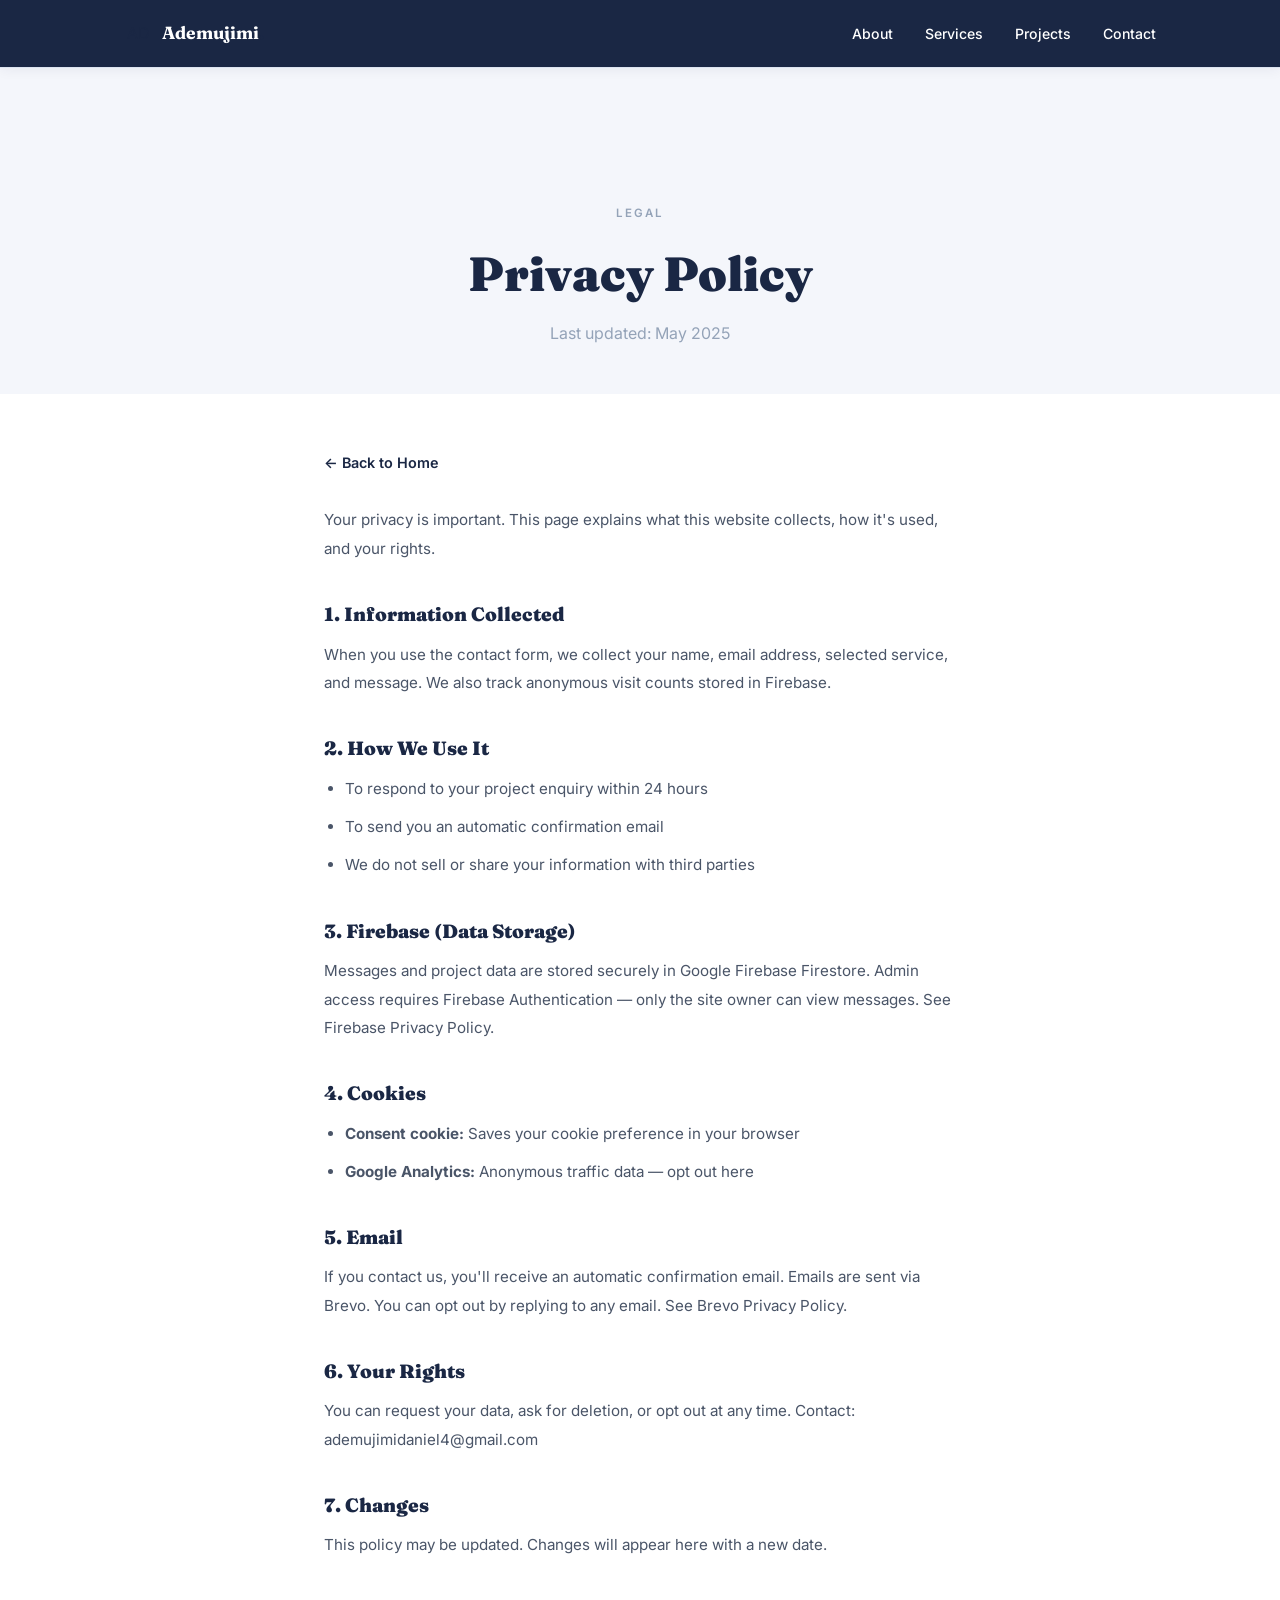
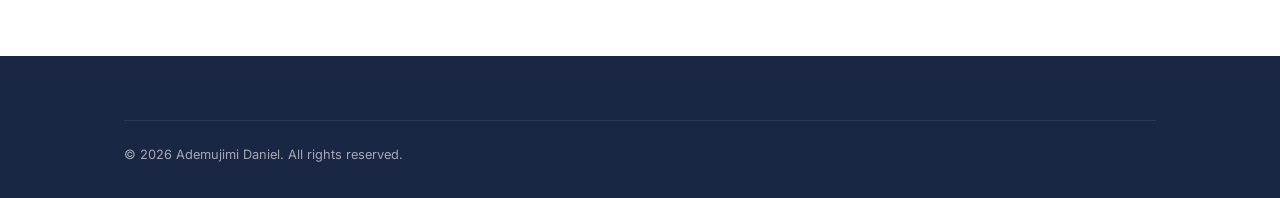
<file: privacy.html>
<!DOCTYPE html>
<html lang="en">
<head>
  <meta charset="UTF-8"/>
  <meta name="viewport" content="width=device-width, initial-scale=1.0"/>
  <title>Privacy Policy – Ademujimi Daniel</title>
  <meta name="robots" content="noindex"/>
  <link rel="preconnect" href="https://fonts.googleapis.com"/>
  <link href="https://fonts.googleapis.com/css2?family=Fraunces:wght@700;900&family=Inter:wght@400;500;600&display=swap" rel="stylesheet"/>
  <link rel="stylesheet" href="style.css"/>
  <style>
    .pp-top { background:var(--bg); padding:8rem 0 3rem; text-align:center; margin-top:var(--nav-h) }
    .pp-top h1 { font-family:'Fraunces',serif; font-size:clamp(2rem,5vw,3rem); font-weight:900; color:var(--dark) }
    .pp-top p  { color:var(--text3); margin-top:.5rem }
    .pp-body   { max-width:680px; margin:3.5rem auto 6rem; padding:0 1.5rem }
    .pp-body h2 { font-family:'Fraunces',serif; font-size:1.2rem; font-weight:900; color:var(--orange); margin:2.2rem 0 .65rem }
    .pp-body p, .pp-body li { color:var(--text2); line-height:1.9; font-size:.95rem; margin-bottom:.6rem }
    .pp-body ul { padding-left:1.3rem }
    .pp-body ul li { list-style:disc }
    .pp-body a { color:var(--orange) }
    .back { display:inline-flex; align-items:center; gap:.5rem; color:var(--orange); font-weight:600; font-size:.9rem; margin-bottom:2rem }
    .back:hover { text-decoration:underline }
  </style>
</head>
<body>
<header class="navbar scrolled">
  <div class="nav-inner">
    <a href="index.html" class="logo">
      <span class="logo-mark">AD</span>
      <span class="logo-text">Ademujimi<em>.</em></span>
    </a>
    <nav>
      <ul class="nav-links">
        <li><a href="index.html#about">About</a></li>
        <li><a href="index.html#services">Services</a></li>
        <li><a href="index.html#projects">Projects</a></li>
        <li><a href="index.html#contact">Contact</a></li>
      </ul>
    </nav>
  </div>
</header>

<div class="pp-top">
  <div class="container">
    <p class="eyebrow">Legal</p>
    <h1>Privacy Policy</h1>
    <p>Last updated: May 2025</p>
  </div>
</div>

<div class="pp-body">
  <a href="index.html" class="back">← Back to Home</a>
  <p>Your privacy is important. This page explains what this website collects, how it's used, and your rights.</p>

  <h2>1. Information Collected</h2>
  <p>When you use the contact form, we collect your name, email address, selected service, and message. We also track anonymous visit counts stored in Firebase.</p>

  <h2>2. How We Use It</h2>
  <ul>
    <li>To respond to your project enquiry within 24 hours</li>
    <li>To send you an automatic confirmation email</li>
    <li>We do not sell or share your information with third parties</li>
  </ul>

  <h2>3. Firebase (Data Storage)</h2>
  <p>Messages and project data are stored securely in Google Firebase Firestore. Admin access requires Firebase Authentication — only the site owner can view messages. See <a href="https://firebase.google.com/support/privacy" target="_blank">Firebase Privacy Policy</a>.</p>

  <h2>4. Cookies</h2>
  <ul>
    <li><strong>Consent cookie:</strong> Saves your cookie preference in your browser</li>
    <li><strong>Google Analytics:</strong> Anonymous traffic data — <a href="https://tools.google.com/dlpage/gaoptout" target="_blank">opt out here</a></li>
  </ul>

  <h2>5. Email</h2>
  <p>If you contact us, you'll receive an automatic confirmation email. Emails are sent via Brevo. You can opt out by replying to any email. See <a href="https://www.brevo.com/legal/privacypolicy/" target="_blank">Brevo Privacy Policy</a>.</p>

  <h2>6. Your Rights</h2>
  <p>You can request your data, ask for deletion, or opt out at any time. Contact: <a href="mailto:ademujimidaniel4@gmail.com">ademujimidaniel4@gmail.com</a></p>

  <h2>7. Changes</h2>
  <p>This policy may be updated. Changes will appear here with a new date.</p>
</div>

<footer class="footer">
  <div class="container">
    <div class="footer-bottom">
      <p>© <span id="yr"></span> Ademujimi Daniel. All rights reserved.</p>
      
    </div>
  </div>
</footer>
<script>document.getElementById('yr').textContent = new Date().getFullYear();</script>
</body>
</html>
</file>
<file: style.css>
/* ============================================
/* ============================================
   ADEMUJIMI DANIEL – Portfolio
   Clean, premium, TemplateMo-inspired
   Colors: #FF6B00 + White + Near-black
   Font: Fraunces (headings) + Inter (body)
   ============================================ */

:root {

  --navy:      #1a2744;
  --navy-dk:   #0d1b2a;
  --navy-lt:   #eef1f7;
  --navy-glow: rgba(26,39,68,0.14);
  --black:       #0d1b2a;
  --dark:        #1a2744;
  --text:        #1a2744;
  --text2:       #4a5568;
  --text3:       #94a3b8;
  --bg:          #f4f6fb;
  --white:       #ffffff;
  --border:      #dce3f0;
  --card-bg:     #ffffff;
  --nav-h:       68px;
  --radius:      16px;
  --radius-sm:   10px;
  --shadow-sm:   0 2px 12px rgba(26,39,68,0.06);
  --shadow:      0 6px 28px rgba(26,39,68,0.10);
  --shadow-lg:   0 16px 56px rgba(26,39,68,0.15);
  --transition:  0.28s ease;
}

/* ── Reset ─────────────────────────────────────── */
*,*::before,*::after { box-sizing:border-box; margin:0; padding:0 }
html { scroll-behavior:smooth; font-size:16px }
body { font-family:'Inter',sans-serif; color:var(--text); background:var(--white); overflow-x:hidden; -webkit-font-smoothing:antialiased; line-height:1.6 }
a { color:inherit; text-decoration:none }
img { max-width:100%; display:block }
button { cursor:pointer; border:none; background:none; font-family:inherit }
input,textarea,select { font-family:inherit; font-size:0.95rem; width:100%; padding:0.78rem 1rem; border:1.5px solid var(--border); border-radius:var(--radius-sm); outline:none; color:var(--text); background:var(--white); transition:border-color var(--transition), box-shadow var(--transition) }
input:focus,textarea:focus,select:focus { border-color:var(--navy); box-shadow:0 0 0 3px var(--navy-glow) }
textarea { resize:vertical }
ul { list-style:none }

/* ── Utility ───────────────────────────────────── */
.container { max-width:1080px; margin:0 auto; padding:0 1.5rem; justify-content: center }
.section { padding:6rem 0 }
.section-alt { background:var(--bg)}

.eyebrow {
  display:inline-block;
  font-size:0.72rem;
  font-weight:600;
  text-transform:uppercase;
  letter-spacing:0.18em;
  color:var(--navy);
  margin-bottom:0.85rem;
}

.section-head { text-align:center; margin-bottom:3.5rem }
.section-head h2 { font-family:'Fraunces',serif; font-size:clamp(1.8rem,4vw,2.8rem); font-weight:900; line-height:1.12; color:var(--dark); margin-bottom:0.8rem }
.section-desc { color:var(--text2); font-size:0.97rem; line-height:1.8; max-width:480px; margin:0 auto }

/* ── Buttons ───────────────────────────────────── */
.btn-primary {
  display:inline-flex; align-items:center; gap:0.4rem;
  background:var(--navy); color:#fff;
  padding:0.85rem 2rem; border-radius:99px;
  font-weight:600; font-size:0.92rem;
  border:none; cursor:pointer;
  transition:  var(--transition), transform var(--transition), box-shadow var(--transition);
  box-shadow:0 4px 18px rgba(26,39,68,0.10);
}
.btn-primary:hover { background:var(--navy-dk); transform:translateY(-2px); box-shadow:0 8px 26px rgba(26,39,68,0.10) }

.btn-secondary {
  display:inline-flex; align-items:center; gap:0.4rem;
  border:2px solid var(--navy); color:var(--white);
  padding:0.82rem 1.9rem; border-radius:99px;
  font-weight:600; font-size:0.92rem;
  cursor:pointer; transition:all var(--transition);
}
.btn-secondary:hover { border-color:var(--navy); color:var(--white) }

.btn-white {
  display:inline-flex; align-items:center;
  background:var(--white); color:var(--dark);
  padding:0.9rem 2.2rem; border-radius:99px;
  font-weight:700; font-size:0.95rem;
  box-shadow:0 4px 20px rgba(0,0,0,0.15);
  transition:all var(--transition);
}
.btn-white:hover { background:var(--white); color:var(--text3) }

.btn-full { width:100%; justify-content:center }

.btn-sm { background:var(--navy); color:#fff; border:none; padding:0.45rem 1rem; border-radius:var(--radius-sm); font-size:0.82rem; font-weight:600; cursor:pointer; transition:background var(--transition) }
.btn-sm:hover { background:var(--navy-dk) }

.btn-ghost-sm { background:none; border:1.5px solid var(--border); color:var(--text2); padding:0.43rem 1rem; border-radius:var(--radius-sm); font-size:0.82rem; font-weight:600; cursor:pointer; transition:all var(--transition) }
.btn-ghost-sm:hover { border-color:var(--navy); color:var(--navy) }

/* ── Cookie Banner ─────────────────────────────── */
/*.cookie-banner {
  position:fixed; bottom:1.5rem; left:50%; transform:translateX(-50%);
  background:var(--dark); color:#fff; border: 1.5px solid var(--bg);
  padding:1rem 1.5rem; border-radius:var(--radius); 
  display:flex; align-items:center; gap:1.5rem;
  z-index:9999; max-width:500px; width:calc(100% - 2rem);
  box-shadow:var(--shadow-lg);
  animation:slideUp 0.4s ease;
}
.cookie-banner a { color:var(--navy); text-decoration:underline }
.cookie-banner p { font-size:0.86rem; flex:1 }
.cookie-btns { display:flex; gap:0.5rem; flex-shrink:0 }
.cookie-btns button { padding:0.42rem 0.9rem; border-radius:99px; font-size:0.78rem; font-weight:600; cursor:pointer; border:none }
.cookie-btns button:first-child { background:var(--navy); color:#fff; border:1px solid #f0f3f5 }
.cookie-btns button:last-child { background:transparent; color:#fff; border:1px solid #f0f3f5 }
.cookie-banner.hidden { display:none }

@keyframes slideUp {
  from { opacity:0; transform:translateX(-50%) translateY(20px) }
  to   { opacity:1; transform:translateX(-50%) translateY(0) }
}*/

/* ── Navbar ────────────────────────────────────── */
.navbar {
  position:fixed; top:0; left:0; right:0;
  height:var(--nav-h);
  background:var(--navy);
  backdrop-filter:blur(16px);
  border-bottom:1px solid transparent;
  z-index:1000;
  transition:border-color var(--transition), box-shadow var(--transition);
}
.navbar.scrolled { border-color:var(--border); box-shadow:var(--shadow-sm) }

.nav-inner {
  max-width:1080px; margin:0 auto; padding:0 1.5rem;
  height:100%; display:flex; align-items:center; justify-content:space-between;
}

.logo { display:flex; align-items:center; gap:0.6rem; user-select:none }
.logo-mark {
  width:28px; height:28px; 
  display:flex; align-items:center; justify-content:center;
  /*font-size:0.8rem; font-weight:800; letter-spacing:-0.5px; flex-shrink:0;*/
}
.logo-text { font-family:'Fraunces',serif; font-size:1.1rem; font-weight:700; color:var(--white) }
.logo-text em { color:var(--navy); font-style:normal }

.nav-links { display:flex; align-items:center; gap:2rem }
.nav-links a {
  font-size:0.88rem; font-weight:500; color:var(--white);
  transition:color var(--transition); position:relative; padding-bottom:3px;
}
.nav-links a::after {
  content:''; position:absolute; bottom:0; left:0px;
  width:0px; height:2px; background:var(--white);
  border-radius:2px; transition:width var(--transition);
}
.nav-links a:hover { color:var(--text) }
.nav-links a:hover::after { width:100% }

.burger { display:none; flex-direction:column; gap:5px; padding:4px }
.burger span { display:block; width:22px; height:2px; background:var(--white); border-radius:2px; transition:all 0.3s }
.burger.open span:nth-child(1) { transform:translateY(7px) rotate(45deg) }
.burger.open span:nth-child(2) { opacity:0 }
.burger.open span:nth-child(3) { transform:translateY(-7px) rotate(-45deg) }

/* ── Hero ──────────────────────────────────────── */
/* --- Hero --- */
.hero {
  /*min-height: 100vh;
  padding-top: var(--nav-h);
  background-color: var(--bg);
  background-image: url(20260920_233046.jpg);
  background-size: cover;
  background-position: center;
  background-repeat: no-repeat;
  position: relative;
  isolation: isolate;
  display: flex;
  align-items: center;*/

  position: relative;
  width: 100%;
  min-height: 90vh;
  display: flex;
  align-items: center;
  justify-content: center;
  background-image: url('20260920_233046.jpg');
  background-size: cover;
  background-position: center center;
  background-repeat: no-repeat;
  padding: 40px 16px;
  box-sizing: border-box;
  overflow: hidden;
}

.hero::before {
  content: "";
  position: absolute;
  top: 0;
  left: 0;
  width: 100%;
  height: 100%;
  background: rgba(0, 0, 0, 0.58);
  z-index: 1;
}


.hero-container {
  /*max-width: 1080px;
  margin: auto;
  padding: 5rem 1.5rem;
  width: 100%;
  text-align: center;
  justify-content: center;
  gap: 4rem;
  position: relative;
  z-index: 1;*/

  position: relative;
  z-index: 2;
  width: 100%;
  max-width: 820px;
  margin: 0 auto;
  text-align: center;
  box-sizing: border-box;
}

/*@media (max-width: 768px) {
  .hero {
    min-height: 85vh;
  }*/


/* Tablet */
@media (max-width: 1024px) {
  .hero {
    min-height: 80vh;
    background-position: center top;
  }
}

/* Phone - most important */
@media (max-width: 768px) {
  .hero {
    min-height: 100vh;
    min-height: 100svh;
    padding: 60px 16px 40px 16px;
    align-items: center;
  }
  .hero-content .btn-primary {
    width: 100%;
    max-width: 320px;
    padding: 14px 20px;
  }
}

/* Very small phones */
@media (max-width: 360px) {
  .hero {
    padding: 40px 12px;
  }
  .hero-content h1 {
    font-size: 26px;
  }
}


  
  .hero-container {
    padding: 3rem 1rem;
  }

.hero-eyebrow {
  display:inline-flex; align-items:center; gap:0.6rem;
  font-size:0.8rem; font-weight:600; color:var(--navy);
  background:var(--navy-lt); padding:0.38rem 1rem;
  border-radius:99px; margin-bottom:1.5rem;
  border:1px solid rgba(255,107,0,0.18);
}
.live-dot {
  width:8px; height:8px; border-radius:50%; background:#22c55e;
  animation:pulse 2s infinite; flex-shrink:0;
}
@keyframes pulse { 0%,100%{opacity:1;transform:scale(1)} 50%{opacity:0.6;transform:scale(1.5)} }

.hero-title {
  font-family:'Fraunces',serif;
  font-size:clamp(2.5rem,5.5vw,4.2rem);
  font-weight:900; line-height:1.1;
  color:var(--white); margin-bottom:1.2rem;
  -webkit-text-stroke: (--text3);
}
.hero-title em { color:var(--navy); font-style:normal; border-color: #bbf7d0; border: 20px; }

.hero-body { color:var(--text2); font-size:1.05rem; line-height:1.85; max-width:440px; margin:2.2rem auto }

.hero-actions { display:flex; gap:1rem; flex-wrap:wrap; text-align: center; justify-content: center;  margin-bottom:3rem }

.hero-stats { display:flex; align-items:center; text-align: center; justify-content: center; gap:0 }
.stat { text-align:center; padding:0 1.6rem }
/*.stat:first-child { padding-left:0 }*/
.stat strong { font-family:'Fraunces',serif; font-size:2.2rem; font-weight:900; color:var(--white); display:block; line-height:1 }
.stat span { font-size:0.76rem; color:var(--text3); font-weight:500; margin-top:0.3rem; display:block }
.stat-line { width:1px; height:38px; background:var(--border); flex-shrink:0 }



/* Hero image */
/*.hero-right { display:flex; justify-content:center; align-items:center; border: 3px solid var(--orange-dk) ; border-radius: 600px; }
.hero-img-wrap { position:relative; display:inline-block }
.hero-img {
  width:320px; height:380px;
  object-fit:cover; object-position:center top;
  border-radius:var(--radius);
  box-shadow:var(--shadow-lg);
  display:block;
}
.hero-img-tag {
  position:absolute; bottom:-1rem; left:50%; transform:translateX(-50%);
  background:var(--white); border:1.5px solid var(--border); border-color: var(--black);
  border-radius:99px; padding:0.5rem 1.2rem;
  font-size:0.8rem; font-weight:600; color:var(--dark);
  white-space:nowrap; box-shadow:var(--shadow);
}*/


/* ── About ─────────────────────────────────────── */
.about-layout { display:grid; grid-template-columns:0.75fr 1.25fr; gap:5rem; align-items:start }

.about-photo-col { display:flex; flex-direction:column; gap:1rem }

.about-photo-card {
  border-radius:var(--radius); overflow:hidden;
  border:1.5px solid var(--border); box-shadow:var(--navy);
  background:var(--navy-it);
}
.about-photo-card img { width:100%; aspect-ratio:4/5; object-fit:cover; object-position:center top; display:block }
.about-photo-footer { padding:0.9rem 1.1rem }
.about-photo-footer strong { display:block; font-size:0.95rem; font-weight:700; color:var(--dark) }
.about-photo-footer span { font-size:0.8rem; color:var(--text2) }

.about-contact-list { display:flex; flex-direction: column;  gap:0.65rem }
.contact-line {
  display:flex; align-items:center; gap:0.7rem;
  font-size:0.84rem; color:var(--text2); font-weight:500;
  padding:0.65rem 0.9rem; background:var(--bg);
  border-radius:var(--radius-sm); border:1px solid var(--border);
  transition:color var(--transition);
  word-break:break-all;
}
.contact-line:hover { color:var(--navy) }
.contact-icon { font-size:1rem; flex-shrink:0 }

.about-text-col h2 { font-family:'Fraunces',serif; font-size:clamp(1.7rem,3.5vw,2.5rem); font-weight:900; color:var(--dark); line-height:1.15; margin-bottom:1.2rem }
.about-text-col p { color:var(--text2); line-height:1.85; font-size:0.96rem; margin-bottom:0.9rem }

.skill-tags { display:flex; flex-wrap:wrap; gap:0.5rem; margin-top:1.5rem }
.skill-tags span {
  background:var(--navy-lt); color:var(--navy);
  padding:0.36rem 0.85rem; border-radius:99px;
  font-size:0.78rem; font-weight:600;
  border:1px solid rgba(26,39,68,0.10);
  transition:all var(--transition);
}
/*.skill-tags span:hover { background:var(--navy); color:#fff } */

/* ── Services ──────────────────────────────────── */
.services-grid { display:grid; grid-template-columns:repeat(3,1fr); gap:1.5rem }

.service-card {
  background:var(--card-bg); border-radius:var(--radius);
  padding:2rem 1.8rem; border:1.5px solid var(--border);
  position:relative; transition:transform var(--transition), box-shadow var(--transition), border-color var(--transition);
}
.service-card:hover { transform:translateY(-6px); box-shadow:var(--shadow-lg); border-color:var(--navy) }
.service-featured { border-color:var(--navy); box-shadow:0 0 0 3px var(--navy-glow) }

.service-badge {
  position:absolute; top:-1px; right:1.5rem;
  background:var(--navy); color:#fff;
  font-size:0.7rem; font-weight:700;
  padding:0.28rem 0.75rem; border-radius:0 0 10px 10px;
}
.service-num { font-family:'Fraunces',serif; font-size:2.5rem; font-weight:900; color:rgba(255,107,0,0.12); line-height:1; margin-bottom:0.5rem }
.service-icon { font-size:2rem; margin-bottom:0.85rem }
.service-card h3 { font-family:'Fraunces',serif; font-size:1.15rem; font-weight:700; color:var(--dark); margin-bottom:0.7rem }
.service-card > p { color:var(--text2); font-size:0.88rem; line-height:1.75; margin-bottom:1.1rem }

.service-list { display:flex; flex-direction:column; gap:0.42rem }
.service-list li { font-size:0.84rem; color:var(--text2); padding-left:1.1rem; position:relative }
.service-list li::before { content:'✓'; position:absolute; left:0; color:var(--navy); font-weight:700 }

/* ── Projects ──────────────────────────────────── */
.filter-tabs { display:flex; gap:0.6rem; justify-content:center; flex-wrap:wrap; margin-bottom:2.5rem }
.filter-tab {
  padding:0.48rem 1.2rem; border-radius:99px;
  border:1.5px solid var(--border); background:var(--white);
  font-size:0.84rem; font-weight:600; color:var(--text2);
  cursor:pointer; transition:all var(--transition);
}
.filter-tab.active,.filter-tab:hover { background:var(--navy); color:#fff; border-color:var(--navy) }

.proj-grid { display:grid; grid-template-columns:repeat(auto-fill,minmax(300px,1fr)); gap:1.4rem }

.proj-card {
  background:var(--card-bg); border-radius:var(--radius);
  border:1.5px solid var(--border); overflow:hidden; cursor:pointer;
  transition:transform var(--transition), box-shadow var(--transition);
}
.proj-card:hover { transform:translateY(-6px); box-shadow:var(--shadow-lg) }

.proj-thumb {
  height:200px; background:linear-gradient(135deg, var(--navy-lt), #ffd5a5);
  display:flex; align-items:center; justify-content:center; font-size:2.8rem;
  position:relative; overflow:hidden;
}
.proj-thumb img {
  position:absolute; inset:0; width:100%; height:100%;
  object-fit:cover; object-position:top;
  transition:transform 0.4s ease;
}
.proj-card:hover .proj-thumb img { transform:scale(1.04) }
.proj-thumb-emoji {
  position:relative; z-index:1; font-size:2.8rem;
}
.proj-cat-badge {
  position:absolute; top:0.7rem; right:0.7rem;
  background:var(--navy); color:#fff;
  font-size:0.68rem; font-weight:700;
  padding:0.2rem 0.55rem; border-radius:6px; text-transform:uppercase;
}
.proj-body { padding:1.2rem 1.3rem }
.proj-body h3 { font-family:'Fraunces',serif; font-size:1rem; font-weight:700; color:var(--dark); margin-bottom:0.38rem }
.proj-body p { font-size:0.84rem; color:var(--text2); line-height:1.65; margin-bottom:0.9rem }
.proj-techs { display:flex; flex-wrap:wrap; gap:0.3rem }
.proj-techs span { background:var(--bg); color:var(--text3); font-size:0.71rem; padding:0.18rem 0.5rem; border-radius:5px }

/* Project preview in admin */
.preview-hint { font-size:.78rem; color:var(--text2); background:var(--bg); border-radius:var(--radius-sm); padding:.6rem .8rem; border:1px solid var(--border); margin-bottom:.6rem; line-height:1.6 }
.preview-row { display:flex; align-items:center; gap:.7rem; margin-bottom:.6rem }
.preview-status { font-size:.78rem; color:var(--text2) }
.preview-status.ok   { color:#166534 }
.preview-status.fail { color:#dc2626 }

.state-loading { display:flex; flex-direction:column; align-items:center; gap:0.8rem; padding:3rem; color:var(--text3) }
.state-empty { text-align:center; padding:3rem; color:var(--text3); font-size:1rem }

/* Spinner */
.spinner { width:28px; height:28px; border:3px solid var(--border); border-top-color:var(--navy); border-radius:50%; animation:spin 0.8s linear infinite }
@keyframes spin { to { transform:rotate(360deg) } }
.spinner-wrap { display:flex; justify-content:center; padding:1.5rem }

/* ── Reviews ───────────────────────────────────── */
.reviews-grid { display:grid; grid-template-columns:repeat(3,1fr); gap:1.4rem }

.review-card {
  background:var(--white); border-radius:var(--radius);
  padding:2rem 1.8rem; border:1.5px solid var(--border);
  transition:box-shadow var(--transition), transform var(--transition);
}
.review-card:hover { box-shadow:var(--shadow); transform:translateY(-4px) }

.review-stars { color:var(--navy); font-size:1rem; letter-spacing:0.08em; margin-bottom:1rem }
.review-card p { color:var(--text2); line-height:1.82; font-size:0.9rem; margin-bottom:1.5rem; font-style:italic }
.reviewer { display:flex; align-items:center; gap:0.8rem }
.reviewer-av { width:40px; height:40px; border-radius:50%; background:var(--navy); color:#fff; display:flex; align-items:center; justify-content:center; font-size:0.8rem; font-weight:700; flex-shrink:0 }
.reviewer-info strong { display:block; font-size:0.9rem; color:var(--dark) }
.reviewer-info span { font-size:0.78rem; color:var(--text3) }

/* ── CTA Band ──────────────────────────────────── */
.cta-band { background:var(--navy); padding:5rem 0 }
.cta-inner { display:flex; align-items:center; justify-content:space-between; gap:2rem; flex-wrap:wrap }
.cta-text h2 { font-family:'Fraunces',serif; font-size:clamp(1.7rem,3.5vw,2.5rem); font-weight:900; color:#fff; margin-bottom:0.5rem; line-height:1.15 }
.cta-text p { color:rgba(255,255,255,0.85); font-size:1rem }

/* ── Contact ───────────────────────────────────── */
.contact-layout { display:grid; grid-template-columns:1fr 1.8fr; gap:4rem }

.contact-info { padding-top:0.5rem }
.info-item { display:flex; gap:1rem; align-items:flex-start; margin-bottom:1.8rem }
.info-icon { font-size:1.3rem; flex-shrink:0; margin-top:0.1rem }
.info-item strong { display:block; font-size:0.86rem; font-weight:700; color:var(--dark); margin-bottom:0.2rem }
.info-item p { font-size:0.86rem; color:var(--text2) }

.info-note {
  background:var(--bg); border-radius:var(--radius-sm); padding:1rem 1.2rem;
  border:1px solid var(--border); margin-top:0.5rem;
}
.info-note p { font-size:0.84rem; color:var(--text2); margin-bottom:0.35rem }
.info-note p:last-child { margin-bottom:0 }

#contact-form { display:flex; flex-direction:column; gap:1.1rem }
.form-row { display:grid; grid-template-columns:1fr 1fr; gap:1.1rem }
.form-field { display:flex; flex-direction:column; gap:0.35rem }
.form-field label { font-size:0.84rem; font-weight:600; color:var(--dark) }
.form-err { font-size:0.76rem; color:#dc2626; min-height:0.9rem }
.form-status { font-size:0.86rem; padding:0.75rem 1rem; border-radius:var(--radius-sm); margin-top:0.5rem }
.form-status.ok   { background:#f0fdf4; color:#166534; border:1px solid #bbf7d0 }
.form-status.fail { background:#fef2f2; color:#991b1b; border:1px solid #fecaca }

/* ── Footer ────────────────────────────────────── */
.footer { background:var(--dark); color:rgba(255,255,255,0.6); padding:4rem 0 2rem }
.footer-grid { display:grid; grid-template-columns:2fr 1fr 1fr; gap:3rem; margin-bottom:2.5rem }
.footer-about .logo-text { color:#fff }
.footer-about p { font-size:0.88rem; line-height:1.75; max-width:260px; margin-top:0.8rem }
.footer-nav { display:flex; flex-direction:column; gap:0.6rem }
.footer-nav-title { font-size:0.88rem; font-weight:700; color:#fff; margin-bottom:0.3rem }
.footer-nav a { font-size:0.85rem; transition:color var(--transition) }
.footer-nav a:hover { color:var(--navy) }
.footer-bottom { border-top:1px solid rgba(255,255,255,0.08); padding-top:1.5rem; display:flex; justify-content:space-between; align-items:center; flex-wrap:wrap; gap:0.6rem; font-size:0.8rem }

/* ── Modals & Overlays ─────────────────────────── */
.overlay {
  position:fixed; inset:0;
  background:rgba(0,0,0,0.55);
  backdrop-filter:blur(8px);
  z-index:9000;
  display:flex; align-items:center; justify-content:center; padding:1rem;
  opacity:0; pointer-events:none; transition:opacity var(--transition);
}
.overlay.open { opacity:1; pointer-events:all }

.admin-modal {
  background:var(--white); border-radius:var(--radius);
  width:100%; max-width:640px; max-height:90vh; overflow-y:auto;
  padding:2.5rem; position:relative;
  transform:translateY(20px); transition:transform var(--transition);
}
.overlay.open .admin-modal,
.overlay.open .proj-modal { transform:translateY(0) }

.modal-close {
  position:absolute; top:1rem; right:1rem;
  width:30px; height:30px; border-radius:50%;
  background:var(--bg); font-size:0.9rem;
  display:flex; align-items:center; justify-content:center;
  cursor:pointer; color:var(--text); transition:background var(--transition);
}
.modal-close:hover { background:var(--border) }

/* Login view */
#view-login { text-align:center }
.modal-icon { font-size:2.8rem; margin-bottom:0.75rem }
#view-login h2 { font-family:'Fraunces',serif; font-size:1.6rem; font-weight:900; color:var(--dark); margin-bottom:0.3rem }
#view-login p { color:var(--text2); font-size:0.9rem; margin-bottom:1.5rem }
#login-form { text-align:left; display:flex; flex-direction:column; gap:1rem }

/* Dashboard */
.dash-header { display:flex; justify-content:space-between; align-items:center; margin-bottom:1.3rem }
.dash-header h2 { font-family:'Fraunces',serif; font-size:1.4rem; font-weight:900; color:var(--dark) }
.dash-tabs { display:flex; border-bottom:2px solid var(--border); margin-bottom:1.5rem }
.dtab { padding:0.6rem 1.2rem; font-size:0.85rem; font-weight:600; color:var(--text3); border-bottom:2px solid transparent; margin-bottom:-2px; cursor:pointer; background:none; transition:all var(--transition) }
.dtab.active { color:var(--navy); border-bottom-color:var(--navy) }
.dpane { display:none }
.dpane.active { display:block }

.ov-cards { display:grid; grid-template-columns:repeat(3,1fr); gap:1rem }
.ov-card { background:var(--bg); border-radius:var(--radius-sm); padding:1.1rem; display:flex; align-items:center; gap:0.8rem }
.ov-icon { font-size:1.4rem; flex-shrink:0 }
.ov-card strong { display:block; font-family:'Fraunces',serif; font-size:1.4rem; font-weight:900; color:var(--navy) }
.ov-card p { font-size:0.76rem; color:var(--text3) }

.dpane-head { display:flex; justify-content:space-between; align-items:center; margin-bottom:1rem }
.dpane-head h3 { font-family:'Fraunces',serif; font-size:1.05rem; font-weight:700; color:var(--dark) }

.inner-form { background:var(--bg); border-radius:var(--radius-sm); padding:1.2rem; margin-bottom:1.3rem; display:flex; flex-direction:column; gap:0.8rem }
.form-actions { display:flex; gap:0.6rem }

/* Admin list items */
.a-proj { border:1px solid var(--border); border-radius:var(--radius-sm); padding:0.95rem; margin-bottom:0.65rem; display:flex; justify-content:space-between; align-items:flex-start; gap:1rem }
.a-proj h4 { font-size:0.9rem; font-weight:700; color:var(--dark); margin-bottom:0.2rem }
.a-proj p { font-size:0.8rem; color:var(--text2) }
.a-proj-btns { display:flex; gap:0.45rem; flex-shrink:0 }
.btn-edit   { background:var(--navy-lt); color:var(--navy); border:none; padding:0.3rem 0.65rem; border-radius:6px; font-size:0.74rem; font-weight:700; cursor:pointer }
.btn-del    { background:#fef2f2; color:#dc2626; border:none; padding:0.3rem 0.65rem; border-radius:6px; font-size:0.74rem; font-weight:700; cursor:pointer }

.a-msg { border:1px solid var(--border); border-radius:var(--radius-sm); padding:0.95rem; margin-bottom:0.65rem; display:flex; flex-direction:column; gap:0.5rem }
.a-msg-top { display:flex; gap:0.9rem; flex-wrap:wrap; align-items:center }
.a-msg-top strong { font-size:0.88rem; color:var(--dark) }
.a-msg-top span { font-size:0.76rem; color:var(--text3) }
.a-msg p { font-size:0.82rem; color:var(--text2) }
.svc-pill { background:var(--orange-lt); color:var(--navy); padding:0.12rem 0.45rem; border-radius:4px; font-size:0.7rem; font-weight:700 }

/* Project detail modal */
.proj-modal { background:var(--white); border-radius:var(--radius); width:100%; max-width:500px; padding:2rem; position:relative; transform:translateY(20px); transition:transform var(--transition); max-height:90vh; overflow-y:auto }
.proj-modal h2 { font-family:'Fraunces',serif; font-size:1.4rem; font-weight:900; color:var(--dark); margin-bottom:0.5rem }
.proj-modal .proj-thumb { border-radius:var(--radius-sm); margin-bottom:1.3rem }

/* ── Toast ─────────────────────────────────────── */
.toast {
  position:fixed; bottom:2rem; left:50%;
  transform:translateX(-50%) translateY(80px);
  background:var(--dark); color:#fff;
  padding:0.85rem 1.5rem; border-radius:var(--radius-sm);
  font-size:0.86rem; z-index:9999; opacity:0;
  transition:all 0.35s ease; pointer-events:none;
  white-space:nowrap; box-shadow:var(--shadow-lg);
}
.toast.show { opacity:1; transform:translateX(-50%) translateY(0) }

/* ── Scroll Reveal ─────────────────────────────── */
.reveal { opacity:0; transform:translateY(24px); transition:opacity 0.65s ease, transform 0.65s ease }
.reveal.visible { opacity:1; transform:translateY(0) }

/* ── Responsive ────────────────────────────────── */
@media (max-width:1024px) {
  .hero-container { grid-template-columns:1fr; text-align:center; padding-top:6rem }
  .hero-right { justify-content:center }
  .hero-img { width:260px; height:310px }
  .hero-body { margin:0 auto 2rem }
  .hero-actions { justify-content:center }
  .hero-stats { justify-content:center }
  .about-layout { grid-template-columns:1fr; gap:3rem }
  .about-photo-col { max-width:300px; margin:0 auto }
  .services-grid { grid-template-columns:1fr 1fr }
  .reviews-grid { grid-template-columns:1fr 1fr }
  .contact-layout { grid-template-columns:1fr; gap:2.5rem }
  .footer-grid { grid-template-columns:1fr 1fr }
  .cta-inner { flex-direction:column; text-align:center }
}

@media (max-width:768px) {
  .nav-links {
    display:none; flex-direction:column; gap:0;
    position:fixed; top:var(--nav-h); left:0px; 
    background:var(--dark); border-top:1px solid var(--border);
    padding:30px 15px 20px; box-shadow:var(--shadow);
    width: 50%; height: 100vh;
    font-weight: 800; 
  }
  .nav-links.open { display:flex }
  .nav-links li { width:100% }
  .nav-links a { display:block; padding:0.82rem 1.5rem }
  .nav-links a::after { display:none }
  .burger { display:flex }
  .services-grid { grid-template-columns:1fr }
  .reviews-grid { grid-template-columns:1fr }
  .form-row { grid-template-columns:1fr }
  .footer-grid { grid-template-columns:1fr; gap:2rem }
  .footer-bottom { flex-direction:column; text-align:center }
  .ov-cards { grid-template-columns:1fr }
  .admin-modal { padding:1.5rem }
  .section { padding:4rem 0 }
  .hero-container { padding-top:5rem }
}

@media (max-width:480px) {
  .hero-actions { flex-direction:column; align-items:center }
  .hero-stats { gap:0 }
  .stat { padding:0 1rem }
  .proj-grid { grid-template-columns:1fr }
  /*.cookie-banner { flex-direction:column; gap:0.8rem }*/
}
</file>
